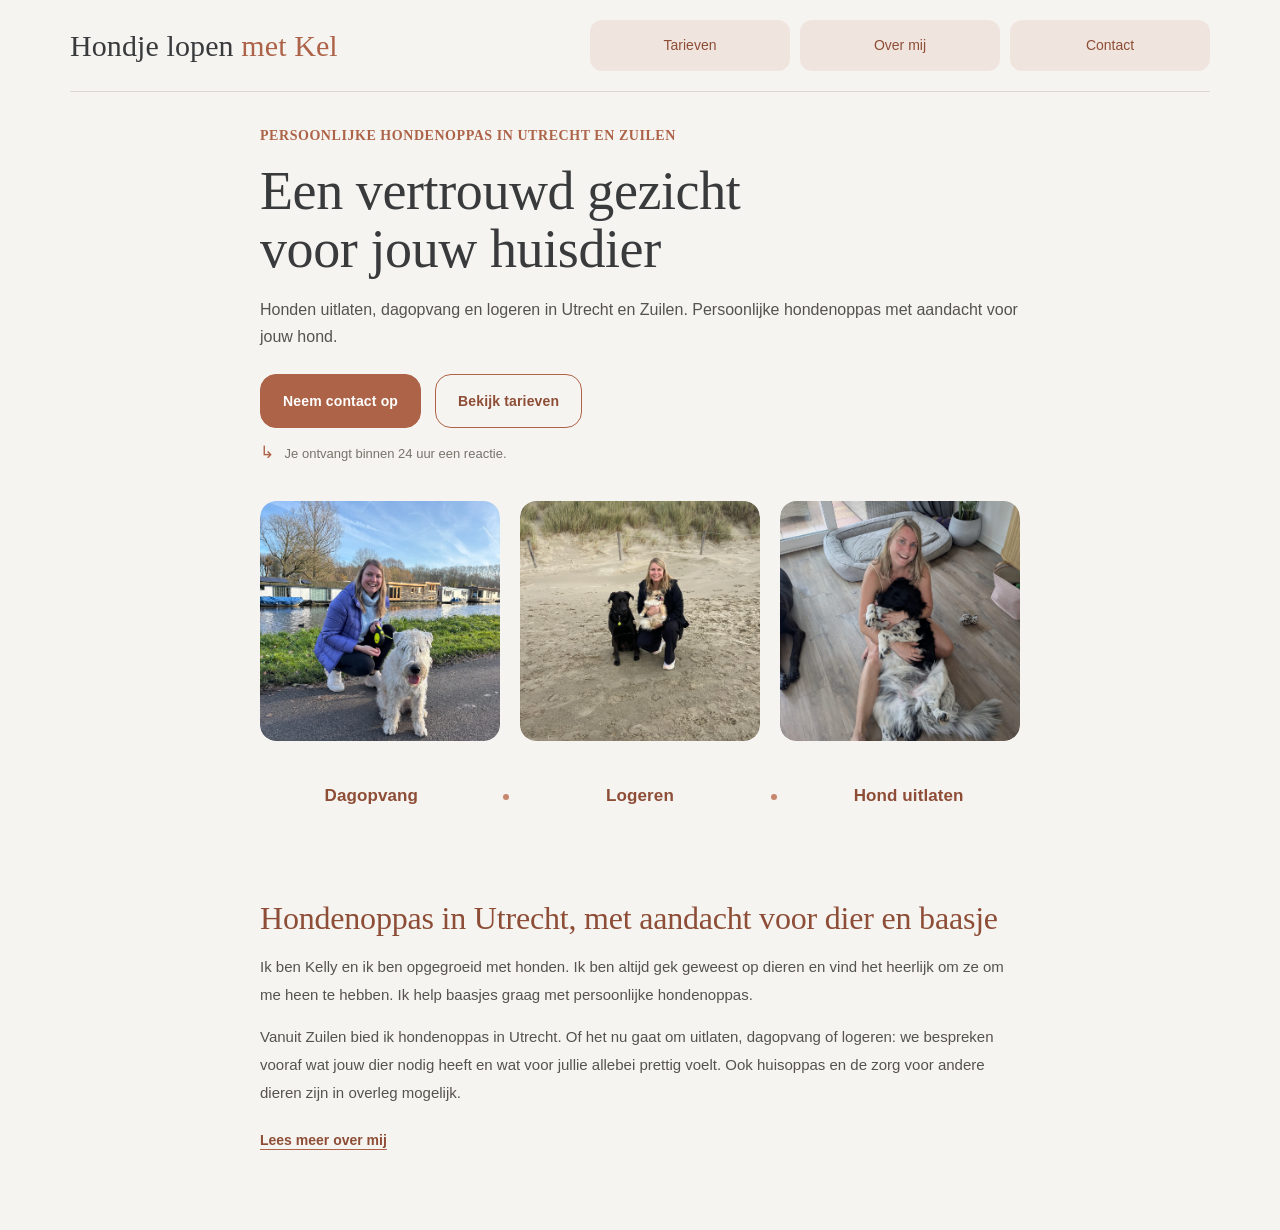
<file: index.html>
<!doctype html>
<html lang="nl">
<head>
  <meta charset="utf-8">
  <meta name="viewport" content="width=device-width, initial-scale=1">
  <meta name="description" content="Ik bied hondenoppas in Utrecht en Zuilen: honden uitlaten, dagopvang en logeren. Met persoonlijke zorg voor jouw hond. Neem gerust contact op.">
  <meta name="theme-color" content="#f6f4f0">
  <title>Hondenoppas Utrecht en Zuilen | Kelly</title>
  <link rel="canonical" href="https://hondjelopenmet.kellyzomer.com/">
  <script>
    if (window.location.pathname === "/index.html") window.location.replace("/");
  </script>
  <link rel="icon" type="image/svg+xml" href="favicon.svg">
  <link rel="stylesheet" href="styles.css">
</head>
<body>
  <a class="skip-link" href="#main">Ga naar de inhoud</a>
  <header class="site-header">
    <a class="wordmark" href="/" aria-label="Hondje lopen met Kel, home">Hondje lopen <span>met Kel</span></a>
    <nav aria-label="Hoofdnavigatie">
      <a href="tarieven.html">Tarieven</a><a href="over-mij.html">Over mij</a><a href="contact.html">Contact</a>
    </nav>
  </header>

  <main id="main">
    <section class="hero section-wrap" aria-labelledby="hero-title">
      <div class="hero-copy">
        <p class="eyebrow">Persoonlijke hondenoppas in Utrecht en Zuilen</p>
        <h1 id="hero-title">Een vertrouwd gezicht<br>voor jouw huisdier</h1>
        <p class="intro">Honden uitlaten, dagopvang en logeren in Utrecht en Zuilen. Persoonlijke hondenoppas met aandacht voor jouw hond.</p>
        <div class="hero-actions"><a class="button button-primary" href="contact.html">Neem contact op</a><a class="button button-outline" href="tarieven.html">Bekijk tarieven</a></div>
        <p class="response-note"><span aria-hidden="true">↳</span> Je ontvangt binnen 24 uur een reactie.</p>
      </div>
    </section>

    <section class="gallery section-wrap" aria-label="Sfeerbeelden van honden en buiten zijn">
      <figure class="gallery-item gallery-one"><img src="images/hond-uitlaten.jpg" alt="Kelly buiten met een witte hond aan de waterkant" width="1125" height="1500" fetchpriority="high" decoding="async"></figure>
      <figure class="gallery-item gallery-two"><img src="images/honden-op-het-strand.jpg" alt="Kelly op het strand met een zwarte hond en een kleine hond" width="1125" height="1500" loading="lazy" decoding="async"></figure>
      <figure class="gallery-item gallery-three"><img src="images/samen-met-hond.jpg" alt="Kelly knuffelt een zwart-witte hond binnenshuis" width="1125" height="1500" loading="lazy" decoding="async"></figure>
    </section>

    <p id="diensten" class="service-summary section-wrap" aria-label="Dagopvang, logeren en hond uitlaten">
      <span>Dagopvang</span>
      <span class="service-dot" aria-hidden="true"></span>
      <span>Logeren</span>
      <span class="service-dot" aria-hidden="true"></span>
      <span>Hond uitlaten</span>
    </p>

    <section id="over-mij" class="about section-space" aria-labelledby="about-title">
      <div class="about-inner section-wrap">
        <div class="about-copy"><h2 id="about-title">Hondenoppas in Utrecht, met aandacht voor dier en baasje</h2><p>Ik ben Kelly en ik ben opgegroeid met honden. Ik ben altijd gek geweest op dieren en vind het heerlijk om ze om me heen te hebben. Ik help baasjes graag met persoonlijke hondenoppas.</p><p>Vanuit Zuilen bied ik hondenoppas in Utrecht. Of het nu gaat om uitlaten, dagopvang of logeren: we bespreken vooraf wat jouw dier nodig heeft en wat voor jullie allebei prettig voelt. Ook huisoppas en de zorg voor andere dieren zijn in overleg mogelijk.</p><a class="text-link" href="over-mij.html">Lees meer over mij</a></div>
      </div>
    </section>
  </main>
</body>
</html>
</file>
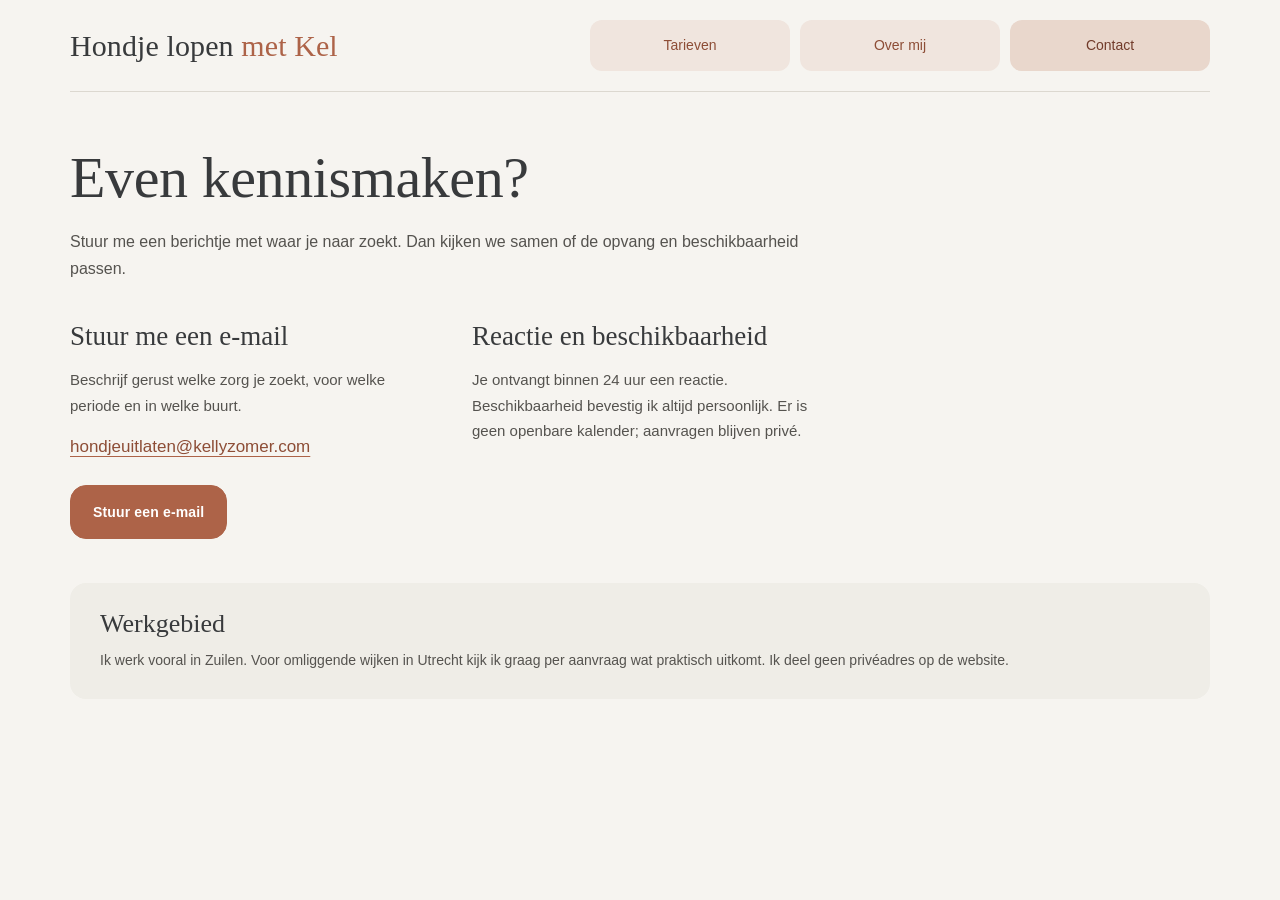
<file: contact.html>
<!doctype html>
<html lang="nl">
<head>
  <meta charset="utf-8">
  <meta name="viewport" content="width=device-width, initial-scale=1">
  <meta name="description" content="Neem contact op met Kelly voor hondenoppas in Utrecht en Zuilen. Vraag naar uitlaten, dagopvang, logeren of huisoppas.">
  <meta name="theme-color" content="#f6f4f0">
  <title>Contact | Hondje lopen met Kel in Utrecht</title>
  <link rel="icon" type="image/svg+xml" href="favicon.svg">
  <link rel="stylesheet" href="styles.css">
</head>
<body>
  <a class="skip-link" href="#main">Ga naar de inhoud</a>
  <header class="site-header"><a class="wordmark" href="/" aria-label="Hondje lopen met Kel, home">Hondje lopen <span>met Kel</span></a><nav aria-label="Hoofdnavigatie"><a href="tarieven.html">Tarieven</a><a href="over-mij.html">Over mij</a><a href="contact.html" aria-current="page">Contact</a></nav></header>
  <main id="main" class="contact-page section-wrap">
    <header class="page-intro"><h1>Even kennismaken?</h1><p class="intro">Stuur me een berichtje met waar je naar zoekt. Dan kijken we samen of de opvang en beschikbaarheid passen.</p></header>
    <div class="contact-details">
      <section><h2>Stuur me een e-mail</h2><p>Beschrijf gerust welke zorg je zoekt, voor welke periode en in welke buurt.</p><p><a class="contact-email" href="mailto:hondjeuitlaten@kellyzomer.com?subject=Vraag%20over%20hondenoppas">hondjeuitlaten@kellyzomer.com</a></p><a class="button button-primary" href="mailto:hondjeuitlaten@kellyzomer.com?subject=Vraag%20over%20hondenoppas">Stuur een e-mail</a></section>
      <section><h2>Reactie en beschikbaarheid</h2><p>Je ontvangt binnen 24 uur een reactie. Beschikbaarheid bevestig ik altijd persoonlijk. Er is geen openbare kalender; aanvragen blijven privé.</p></section>
    </div>
    <aside class="practical-panel"><h2>Werkgebied</h2><p>Ik werk vooral in Zuilen. Voor omliggende wijken in Utrecht kijk ik graag per aanvraag wat praktisch uitkomt. Ik deel geen privéadres op de website.</p></aside>
  </main>
</body>
</html>
</file>
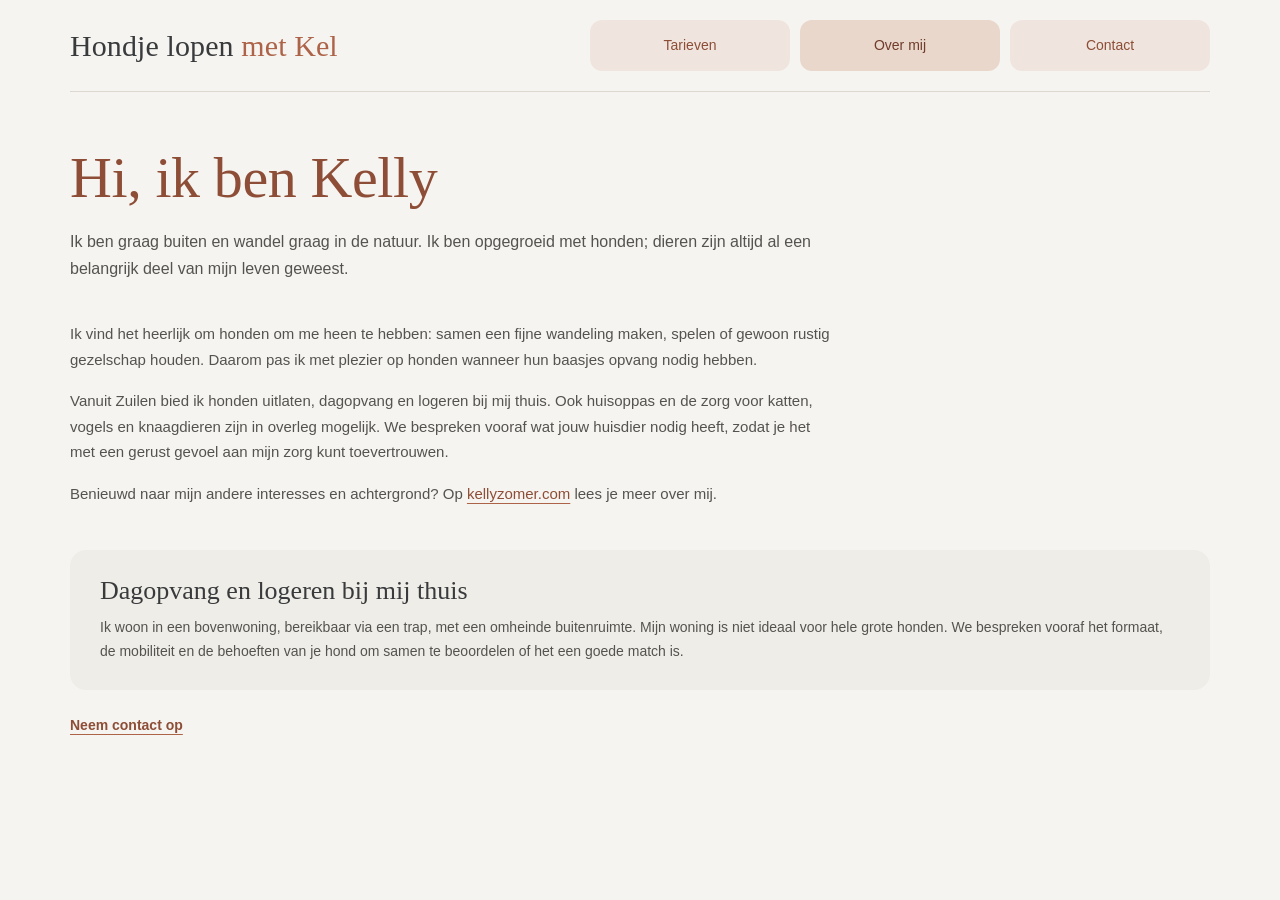
<file: over-mij.html>
<!doctype html>
<html lang="nl">
<head>
  <meta charset="utf-8">
  <meta name="viewport" content="width=device-width, initial-scale=1">
  <meta name="description" content="Leer Kelly kennen: persoonlijke hondenoppas in Utrecht en Zuilen, met aandacht voor wat jouw huisdier nodig heeft.">
  <meta name="theme-color" content="#f6f4f0">
  <title>Over Kelly | Hondenoppas in Utrecht en Zuilen</title>
  <link rel="icon" type="image/svg+xml" href="favicon.svg">
  <link rel="stylesheet" href="styles.css">
</head>
<body>
  <a class="skip-link" href="#main">Ga naar de inhoud</a>
  <header class="site-header"><a class="wordmark" href="/" aria-label="Hondje lopen met Kel, home">Hondje lopen <span>met Kel</span></a><nav aria-label="Hoofdnavigatie"><a href="tarieven.html">Tarieven</a><a href="over-mij.html" aria-current="page">Over mij</a><a href="contact.html">Contact</a></nav></header>
  <main id="main" class="about-page section-wrap">
    <header class="page-intro"><h1>Hi, ik ben Kelly</h1><p class="intro">Ik ben graag buiten en wandel graag in de natuur. Ik ben opgegroeid met honden; dieren zijn altijd al een belangrijk deel van mijn leven geweest.</p></header>
    <div class="about-story">
      <p>Ik vind het heerlijk om honden om me heen te hebben: samen een fijne wandeling maken, spelen of gewoon rustig gezelschap houden. Daarom pas ik met plezier op honden wanneer hun baasjes opvang nodig hebben.</p>
      <p>Vanuit Zuilen bied ik honden uitlaten, dagopvang en logeren bij mij thuis. Ook huisoppas en de zorg voor katten, vogels en knaagdieren zijn in overleg mogelijk. We bespreken vooraf wat jouw huisdier nodig heeft, zodat je het met een gerust gevoel aan mijn zorg kunt toevertrouwen.</p>
      <p>Benieuwd naar mijn andere interesses en achtergrond? Op <a href="https://kellyzomer.com" target="_blank" rel="noopener noreferrer">kellyzomer.com</a> lees je meer over mij.</p>
    </div>
    <aside class="practical-panel"><h2>Dagopvang en logeren bij mij thuis</h2><p>Ik woon in een bovenwoning, bereikbaar via een trap, met een omheinde buitenruimte. Mijn woning is niet ideaal voor hele grote honden. We bespreken vooraf het formaat, de mobiliteit en de behoeften van je hond om samen te beoordelen of het een goede match is.</p></aside>
    <p><a class="text-link" href="contact.html">Neem contact op</a></p>
  </main>
</body>
</html>
</file>
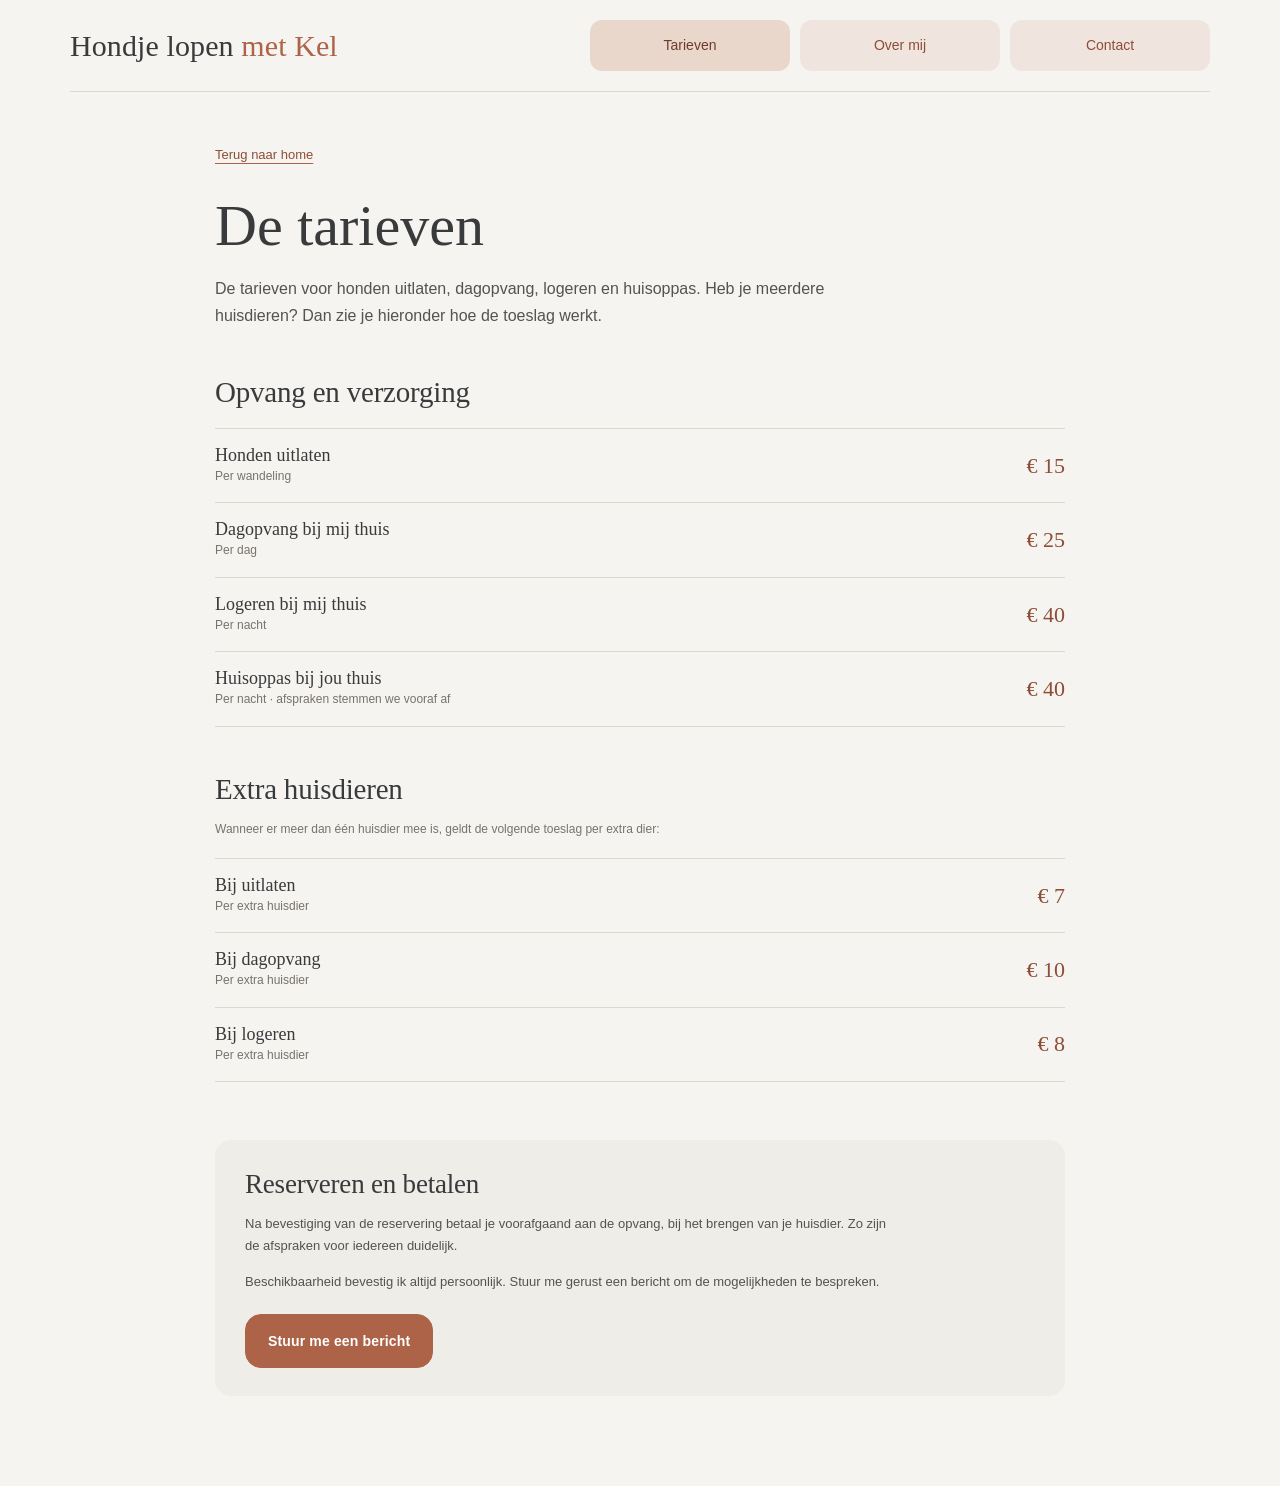
<file: tarieven.html>
<!doctype html>
<html lang="nl">
<head>
  <meta charset="utf-8">
  <meta name="viewport" content="width=device-width, initial-scale=1">
  <meta name="description" content="Bekijk de tarieven voor honden uitlaten, dagopvang, logeren en huisoppas in Utrecht bij Hondje lopen met Kel.">
  <meta name="theme-color" content="#f7f4ed">
  <title>Tarieven hondenoppas Utrecht | Hondje lopen met Kel</title>
  <link rel="icon" type="image/svg+xml" href="favicon.svg">
  <link rel="stylesheet" href="styles.css">
</head>
<body>
  <a class="skip-link" href="#main">Ga naar de inhoud</a>
  <header class="site-header"><a class="wordmark" href="/" aria-label="Hondje lopen met Kel, home">Hondje lopen <span>met Kel</span></a><nav aria-label="Hoofdnavigatie"><a href="tarieven.html" aria-current="page">Tarieven</a><a href="over-mij.html">Over mij</a><a href="contact.html">Contact</a></nav></header>
  <main id="main" class="rates-page section-wrap">
    <div class="rates-intro"><a class="back-link" href="/">Terug naar home</a><h1>De tarieven</h1><p class="intro">De tarieven voor honden uitlaten, dagopvang, logeren en huisoppas. Heb je meerdere huisdieren? Dan zie je hieronder hoe de toeslag werkt.</p></div>
    <section class="rates-section" aria-labelledby="care-title"><h2 id="care-title">Opvang en verzorging</h2><dl class="rate-list"><div class="rate-row"><dt><strong>Honden uitlaten</strong><span>Per wandeling</span></dt><dd>€ 15</dd></div><div class="rate-row"><dt><strong>Dagopvang bij mij thuis</strong><span>Per dag</span></dt><dd>€ 25</dd></div><div class="rate-row"><dt><strong>Logeren bij mij thuis</strong><span>Per nacht</span></dt><dd>€ 40</dd></div><div class="rate-row"><dt><strong>Huisoppas bij jou thuis</strong><span>Per nacht · afspraken stemmen we vooraf af</span></dt><dd>€ 40</dd></div></dl></section>
    <section class="rates-section extra-section" aria-labelledby="extra-title"><h2 id="extra-title">Extra huisdieren</h2><p>Wanneer er meer dan één huisdier mee is, geldt de volgende toeslag per extra dier:</p><dl class="rate-list"><div class="rate-row"><dt><strong>Bij uitlaten</strong><span>Per extra huisdier</span></dt><dd>€ 7</dd></div><div class="rate-row"><dt><strong>Bij dagopvang</strong><span>Per extra huisdier</span></dt><dd>€ 10</dd></div><div class="rate-row"><dt><strong>Bij logeren</strong><span>Per extra huisdier</span></dt><dd>€ 8</dd></div></dl></section>
    <aside class="payment-note"><div><h2>Reserveren en betalen</h2><p>Na bevestiging van de reservering betaal je voorafgaand aan de opvang, bij het brengen van je huisdier. Zo zijn de afspraken voor iedereen duidelijk.</p><p>Beschikbaarheid bevestig ik altijd persoonlijk. Stuur me gerust een bericht om de mogelijkheden te bespreken.</p><a class="button button-primary" href="contact.html">Stuur me een bericht</a></div></aside>
  </main>
</body>
</html>
</file>
<file: styles.css>
:root {
  color-scheme: light;
  --paper: #f6f4f0;
  --paper-dark: #efede7;
  --ink: #383a3c;
  --body: #55534f;
  --muted: #77736d;
  --terracotta: #ad6348;
  --terracotta-dark: #8d4d36;
  --line: #dcd8d0;
  --serif: Georgia, 'Times New Roman', serif;
  --sans: 'Avenir Next', Avenir, 'Segoe UI', Arial, sans-serif;
  --content: 1140px;
}
* { box-sizing: border-box; }
html { scroll-behavior: smooth; scroll-padding-top: 24px; }
body { margin: 0; background: var(--paper); color: var(--ink); font: 17px/1.7 var(--sans); -webkit-font-smoothing: antialiased; }
a { color: var(--terracotta-dark); text-decoration-color: var(--terracotta); text-underline-offset: 4px; }
a:visited { color: var(--terracotta-dark); }
a:hover { color: #713b2a; text-decoration-thickness: 2px; }
a:focus-visible, button:focus-visible { outline: 2px solid var(--terracotta); outline-offset: 4px; }
img { display: block; max-width: 100%; }
.section-wrap { width: min(var(--content), calc(100% - 48px)); margin-inline: auto; }
.skip-link, .skip-link:visited { position: absolute; z-index: 10; top: -60px; left: 16px; padding: 10px 16px; background: var(--ink); color: white; }
.skip-link:focus { top: 12px; }
.site-header { width: min(var(--content), calc(100% - 48px)); min-height: 92px; margin-inline: auto; display: flex; align-items: center; justify-content: space-between; gap: 28px; border-bottom: 1px solid var(--line); }
.wordmark { color: var(--ink) !important; font: 500 30px/1.2 var(--serif); letter-spacing: .1px; text-decoration: none; white-space: nowrap; }
.wordmark span { color: var(--terracotta); }
.site-header nav, .footer-nav { display: flex; align-items: center; gap: 10px; }
.site-header nav { flex: 1; max-width: 620px; }
.site-header nav a { flex: 1; padding: 14px 17px; border-radius: 12px; background: #f0e5de; color: var(--terracotta-dark); font-size: 14px; text-align: center; text-decoration: none; transition: background-color .18s ease, color .18s ease; }
.site-header nav a:hover, .site-header nav a[aria-current="page"] { background: #e9d7cc; color: #713b2a; }
.footer-nav a:hover { color: var(--terracotta-dark); }
.hero.section-wrap { width: min(760px, calc(100vw - 48px)); margin-inline: auto; }
.hero { padding-top: 34px; padding-bottom: 34px; }
.eyebrow { margin: 0 0 16px; color: var(--terracotta); font: 700 14px/1.4 var(--serif); letter-spacing: .55px; text-transform: uppercase; }
.hero-copy { max-width: 760px; }
.hero h1, .page-intro h1 { max-width: 760px; margin: 0 0 18px; font: 500 clamp(44px, 4.5vw, 54px)/1.08 var(--serif); letter-spacing: -.4px; }
.hero .intro { max-width: 760px; }
.intro { max-width: 760px; margin: 0; color: var(--body); font-size: 16px; line-height: 1.7; }
.hero-actions { display: flex; flex-wrap: wrap; gap: 14px; margin-top: 23px; }
.button { display: inline-flex; min-height: 54px; align-items: center; justify-content: center; padding: 0 22px; border: 1.5px solid var(--terracotta); border-radius: 16px; font: 700 14px/1 var(--sans); letter-spacing: .15px; text-decoration: none; transition: background-color .18s ease, color .18s ease, border-color .18s ease; }
.button:visited { color: var(--terracotta-dark); }
.button-primary, .button-primary:visited { background: var(--terracotta); color: #fff; }
.button-primary:hover { border-color: var(--terracotta-dark); background: var(--terracotta-dark); color: #fff; }
.button-outline, .button-outline:visited { background: transparent; color: var(--terracotta-dark); }
.button-outline:hover { background: #f0e6df; color: #713b2a; }
.response-note { margin: 11px 0 0; color: var(--muted); font-size: 13px; }
.hero .response-note span { margin-right: 7px; color: var(--terracotta); font-size: 17px; }
.gallery { display: grid; grid-template-columns: repeat(3, minmax(0, 1fr)); align-items: start; gap: 20px; }
.gallery.section-wrap, .service-summary.section-wrap { width: min(760px, calc(100vw - 48px)); margin-inline: auto; }
.gallery-item { position: relative; width: 100%; max-width: none; aspect-ratio: 1 / 1; margin: 0; overflow: hidden; border-radius: 16px; }
.gallery-item img { position: absolute; inset: 0; width: 100%; height: 100%; border-radius: inherit; object-fit: cover; }
.gallery-one img { object-position: center 54%; }
.gallery-two img { object-position: center 52%; }
.gallery-three img { object-position: center 48%; }
.gallery-item figcaption { padding-top: 9px; color: #6c6963; font-size: 14px; line-height: 1.45; }
.service-summary { position: relative; display: grid; grid-template-columns: minmax(0, 1fr) auto minmax(0, 1fr) auto minmax(0, 1fr); column-gap: 20px; align-items: center; margin: 29px auto 0; padding: 12px 0; color: var(--terracotta-dark); font-size: 17px; font-weight: 600; letter-spacing: .1px; text-align: center; }
.service-summary > span { justify-self: center; }
.service-summary .service-dot { width: 6px; height: 6px; border-radius: 50%; background: #c5876e; }
.gallery-intro { padding-top: 50px; padding-bottom: 48px; }
.gallery-intro h2, .section-heading h2, .about-copy h2, .practical h2, .contact h2, .rates-section h2, .payment-note h2 { margin: 0 0 10px; font: 500 36px/1.2 var(--serif); letter-spacing: -.2px; }
.gallery-intro > p:not(.gallery-note) { margin: 0; color: var(--body); font-size: 16px; }
.gallery-note { margin: 10px 0 0; color: #88837b; font-size: 11px; }
.section-space { padding-top: 76px; padding-bottom: 76px; }
.services { border-top: 1px solid var(--line); }
.section-heading { max-width: 620px; margin-bottom: 28px; }
.section-heading .eyebrow { margin-bottom: 10px; }
.section-heading h2 { font-size: 34px; }
.section-heading > p:last-child { margin: 0; color: var(--body); font-size: 15px; }
.service-list { border-top: 1px solid var(--line); }
.service-list article { display: grid; grid-template-columns: 48px 1fr; gap: 12px; padding: 19px 0; border-bottom: 1px solid var(--line); }
.service-number { color: var(--terracotta); font: italic 15px var(--serif); }
.service-list h3 { margin: 0 0 3px; font: 500 21px/1.35 var(--serif); }
.service-list article p { margin: 0; color: var(--body); font-size: 14px; }
.other-animals { margin: 22px 0 0; color: var(--body); font-size: 13px; }
.about { background: var(--paper); }
.about-inner { display: block; max-width: 760px; }
.about-copy { max-width: 760px; }
.about-illustration { position: relative; min-height: 340px; overflow: hidden; background: #e0d3c4; }
.about-illustration:before, .about-illustration:after { position: absolute; bottom: -90px; width: 310px; height: 200px; border-radius: 50%; background: #a6a88a; content: ''; }
.about-illustration:before { left: -100px; }
.about-illustration:after { right: -120px; bottom: -115px; background: #7d876a; }
.about-illustration svg { position: absolute; z-index: 1; right: 50%; bottom: 0; height: 90%; transform: translateX(50%); }
.about-sun { position: absolute; top: 35px; right: 40px; width: 70px; height: 70px; border-radius: 50%; background: #d29a75; }
.about-caption { position: absolute; z-index: 2; bottom: 18px; left: 20px; color: white; font: italic 16px var(--serif); }
.about-copy .eyebrow { margin-bottom: 12px; }
.about-copy h2 { font-size: 32px; }
.about-copy h2, .about-page .page-intro h1 { color: var(--terracotta-dark); }
.about-copy > p:not(.eyebrow) { color: var(--body); font-size: 15px; line-height: 1.85; }
.text-link { display: inline-block; margin-top: 7px; font-size: 14px; font-weight: 600; }
.practical { display: grid; grid-template-columns: 1fr 1fr; gap: 64px; align-items: start; }
.practical .eyebrow { margin-bottom: 10px; }
.practical h2, .contact h2 { font-size: 39px; }
.practical-copy p, .contact-copy > p:not(.eyebrow) { margin: 0 0 14px; color: var(--body); font-size: 15px; line-height: 1.85; }
.area-band { padding: 24px 0; background: #eee8df; }
.area-inner { display: flex; align-items: center; justify-content: space-between; gap: 26px; }
.area-inner p { margin: 0; color: var(--body); font-size: 13px; }
.area-inner strong { color: var(--ink); font: 500 20px var(--serif); }
.contact { display: grid; grid-template-columns: 1fr auto; align-items: center; gap: 40px; }
.contact .eyebrow { margin-bottom: 10px; }
.contact h2 { max-width: 530px; }
.contact-actions { display: flex; align-items: flex-start; flex-direction: column; gap: 12px; }
.site-footer { width: min(var(--content), calc(100% - 48px)); min-height: 100px; margin-inline: auto; padding: 22px 0; display: flex; align-items: center; gap: 22px; border-top: 1px solid var(--line); }
.site-footer .wordmark { font-size: 25px; }
.site-footer p { margin: 0; color: var(--muted); font-size: 12px; }
.footer-nav { gap: 18px; margin-left: auto; }
.footer-nav a { font-size: 12px; }
.page-intro { max-width: 780px; padding-top: 55px; padding-bottom: 39px; }
.page-intro .eyebrow { margin-bottom: 12px; }
.page-intro h1 { margin-bottom: 18px; font-size: clamp(46px, 5vw, 58px); }
.page-intro .intro { font-size: 16px; }
.rates-page { max-width: 850px; padding-top: 48px; padding-bottom: 90px; }
.back-link { display: inline-block; margin-bottom: 28px; color: var(--terracotta-dark); font-size: 13px; }
.rates-intro { max-width: 650px; margin-bottom: 46px; }
.rates-intro .eyebrow { margin-bottom: 12px; }
.rates-intro h1 { margin: 0 0 17px; font: 500 clamp(46px, 5vw, 58px)/1.1 var(--serif); }
.rates-section { margin-bottom: 45px; }
.rates-section h2 { margin-bottom: 18px; font-size: 29px; }
.rate-list { margin: 0; border-top: 1px solid var(--line); }
.rate-row { display: flex; align-items: center; justify-content: space-between; gap: 25px; padding: 16px 0; border-bottom: 1px solid var(--line); }
.rate-row dt { display: flex; flex-direction: column; }
.rate-row dt strong { font: 500 18px var(--serif); }
.rate-row dt span, .extra-section > p { color: var(--muted); font-size: 12px; }
.rate-row dd { margin: 0; color: var(--terracotta-dark); font: 500 22px var(--serif); white-space: nowrap; }
.extra-section > p { margin: -5px 0 18px; }
.payment-note { margin-top: 58px; padding: 28px 30px; border-radius: 16px; background: var(--paper-dark); }
.payment-note h2 { font-size: 27px; }
.payment-note p { max-width: 650px; color: var(--body); font-size: 13px; }
.payment-note .button { margin-top: 8px; }
.about-page, .contact-page { padding-bottom: 90px; }
.about-story { max-width: 760px; }
.about-story p, .contact-details p { color: var(--body); font-size: 15px; line-height: 1.7; }
.about-story p { margin: 0 0 16px; }
.practical-panel { margin-top: 44px; padding: 26px 30px; border-radius: 16px; background: var(--paper-dark); }
.practical-panel h2 { margin: 0 0 10px; font: 500 26px var(--serif); }
.practical-panel p { margin: 0; color: var(--body); font-size: 14px; }
.contact-details { max-width: 760px; display: grid; grid-template-columns: 1fr 1fr; gap: 44px; }
.contact-details h2 { margin: 0 0 12px; font: 500 27px var(--serif); }
.contact-details .button { margin-top: 8px; }
.contact-email { color: var(--terracotta-dark) !important; font-size: 17px !important; }

@media (max-width: 800px) {
  .site-header { min-height: 90px; }
  .site-header nav { gap: 8px; }
  .site-header nav a { padding: 10px 14px; font-size: 13px; }
  .practical { gap: 32px; }
}
@media (max-width: 560px) {
  body { font-size: 16px; }
  .section-wrap, .site-header, .site-footer { width: calc(100% - 36px); }
  .hero.section-wrap, .gallery.section-wrap, .service-summary.section-wrap { width: calc(100vw - 36px); margin-left: 18px; margin-right: 18px; }
  .site-header { min-height: 89px; padding: 14px 0 12px; align-items: flex-start; flex-direction: column; gap: 12px; }
  .wordmark { font-size: 25px; }
  .site-header nav { width: 100%; justify-content: space-between; gap: 8px; }
  .site-header nav a { padding: 8px 11px; font-size: 11px; }
  .hero { padding-top: 22px; padding-bottom: 27px; }
  .hero .eyebrow { margin-bottom: 12px; font-size: 10px; }
  .hero h1 { margin-bottom: 14px; font-size: 36px; }
  .intro { font-size: 13px; line-height: 1.65; }
  .hero-actions { gap: 9px; margin-top: 17px; }
  .button { min-height: 44px; padding-inline: 13px; font-size: 10px; }
  .response-note { font-size: 11px; }
  .gallery { gap: 9px; }
  .gallery-item { max-width: none; }
  .gallery-item figcaption { padding-top: 7px; font-size: 10px; line-height: 1.4; }
  .service-summary { column-gap: 9px; margin: 18px auto 0; padding: 8px 0; font-size: 13px; }
  .service-summary .service-dot { width: 5px; height: 5px; }
  .section-space { padding-top: 53px; padding-bottom: 53px; }
  .section-heading h2, .practical h2, .contact h2 { font-size: 32px; }
  .about-copy h2 { font-size: 22px; }
  .section-heading > p:last-child, .service-list article p { font-size: 12px; }
  .service-list article { grid-template-columns: 33px 1fr; gap: 8px; padding: 15px 0; }
  .service-list h3 { font-size: 18px; }
  .about-copy > p:not(.eyebrow), .practical-copy p, .contact-copy > p:not(.eyebrow) { font-size: 14px; }
  .practical { display: block; }
  .practical-copy { margin-top: 18px; }
  .area-inner { align-items: flex-start; flex-direction: column; gap: 12px; }
  .contact { display: block; }
  .contact-actions { margin-top: 22px; }
  .site-footer { min-height: 0; padding: 18px 0; align-items: flex-start; flex-direction: column; gap: 8px; }
  .site-footer .wordmark { font-size: 22px; }
  .footer-nav { gap: 18px; margin: 4px 0 0; }
  .page-intro { padding-top: 38px; padding-bottom: 30px; }
  .page-intro h1, .rates-intro h1 { font-size: 43px; }
  .page-intro .intro { font-size: 14px; }
  .rates-page { padding-top: 34px; padding-bottom: 65px; }
  .rates-intro { margin-bottom: 38px; }
  .rates-section { margin-bottom: 36px; }
  .rates-section h2 { font-size: 25px; }
  .rate-row { gap: 14px; padding: 14px 0; }
  .rate-row dt strong { font-size: 15px; }
  .rate-row dt span { max-width: 235px; font-size: 10px; }
  .rate-row dd { font-size: 20px; }
  .payment-note { margin-top: 42px; padding: 22px 18px; }
  .payment-note h2 { font-size: 23px; }
  .contact-details { grid-template-columns: 1fr; gap: 25px; }
  .practical-panel { padding: 22px 18px; }
}
@media (prefers-reduced-motion: reduce) { html { scroll-behavior: auto; } *, *::before, *::after { transition: none !important; } }
</file>
